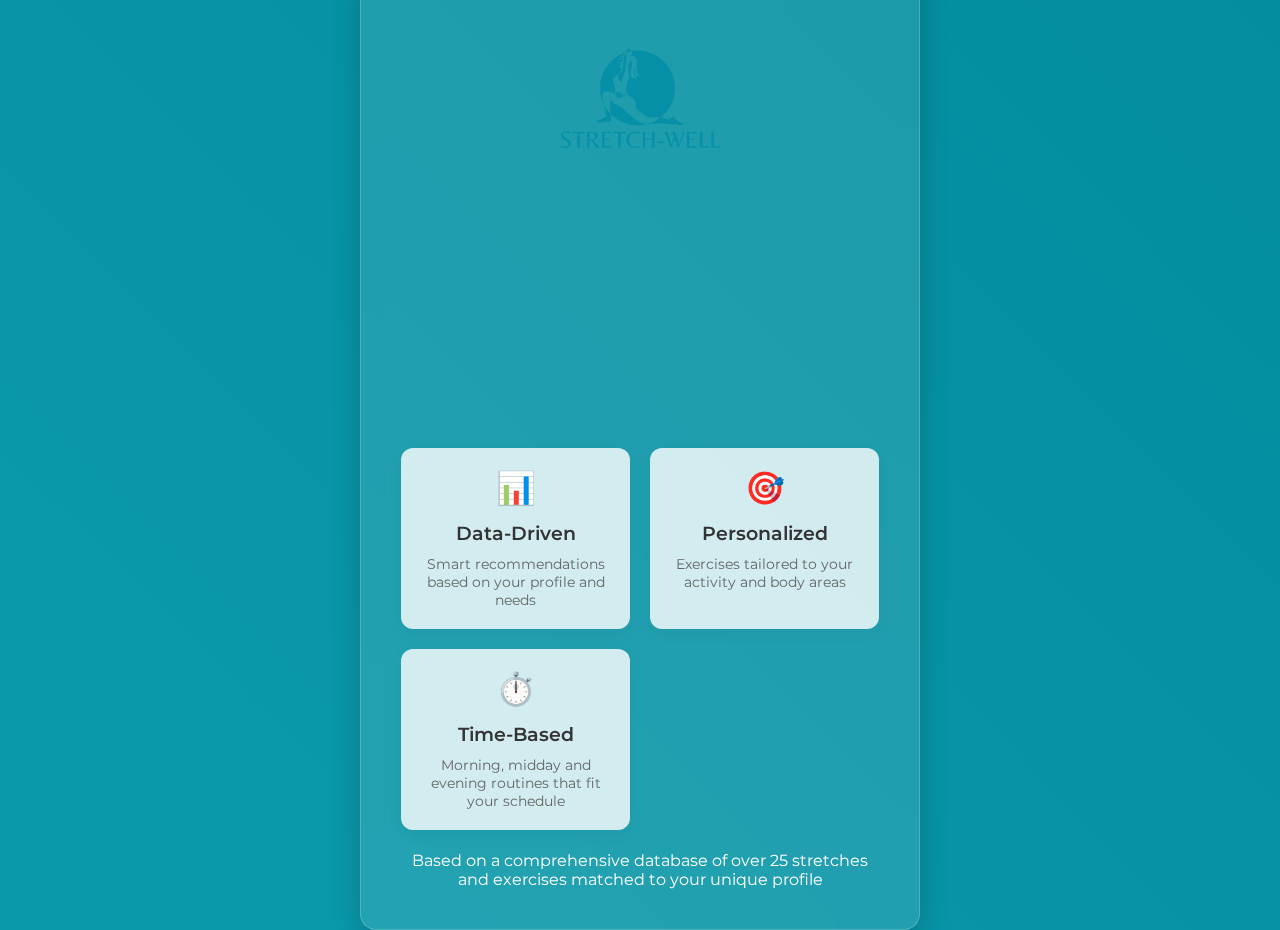
<file: index.html>
<!DOCTYPE html>
<html lang="en">
<head>
    <meta charset="UTF-8">
    <meta name="viewport" content="width=device-width, initial-scale=1.0">
    <title>Stretch-Well - Personalized Wellness App</title>
    <link rel="stylesheet" href="styles.css">
    <link rel="preconnect" href="https://fonts.googleapis.com">
    <link rel="preconnect" href="https://fonts.gstatic.com" crossorigin>
    <link href="https://fonts.googleapis.com/css2?family=Montserrat:wght@300;400;500;600;700&family=Playfair+Display:ital,wght@0,400;0,600;1,400&display=swap" rel="stylesheet">
    <style>
        .feature-grid {
            display: grid;
            grid-template-columns: repeat(auto-fit, minmax(200px, 1fr));
            gap: 20px;
            margin-top: 40px;
        }
        .feature-item {
            background: rgba(255,255,255,0.8);
            padding: 20px;
            border-radius: 12px;
            text-align: center;
            box-shadow: 0 4px 15px rgba(0,0,0,0.05);
        }
        .feature-icon {
            font-size: 32px;
            margin-bottom: 15px;
            color: #0A99AB;
        }
        .feature-title {
            font-weight: 600;
            margin-bottom: 10px;
            color: #333;
        }
        .feature-desc {
            font-size: 14px;
            color: #666;
        }
    </style>
</head>
<body>
    <div class="container">
        <div class="app-card">
            <div class="logo">
                <img src="logo.png" alt="Stretch-Well Logo">
            </div>
            <p class="tagline">Your daily companion for feeling good, moving better, and living fully</p>
            <h1>Personalized stretches for your body and lifestyle</h1>
            
            <div class="feature-grid">
                <div class="feature-item">
                    <div class="feature-icon">📊</div>
                    <h3 class="feature-title">Data-Driven</h3>
                    <p class="feature-desc">Smart recommendations based on your profile and needs</p>
                </div>
                <div class="feature-item">
                    <div class="feature-icon">🎯</div>
                    <h3 class="feature-title">Personalized</h3>
                    <p class="feature-desc">Exercises tailored to your activity and body areas</p>
                </div>
                <div class="feature-item">
                    <div class="feature-icon">⏱️</div>
                    <h3 class="feature-title">Time-Based</h3>
                    <p class="feature-desc">Morning, midday and evening routines that fit your schedule</p>
                </div>
            </div>
            
            <a href="signin.html" class="start-btn">Get Started Now</a>
            
            <p class="data-note">Based on a comprehensive database of over 25 stretches and exercises matched to your unique profile</p>
        </div>
    </div>
    
    <script>
        document.addEventListener('DOMContentLoaded', function() {
            // Check if user has already completed questionnaire
            const hasCompletedQuestionnaire = localStorage.getItem('userPreferences') !== null;
            
            // Update the start button if user has already completed questionnaire
            if (hasCompletedQuestionnaire) {
                const startBtn = document.querySelector('.start-btn');
                startBtn.textContent = 'Continue to Dashboard';
                startBtn.href = 'dashboard.html';
            }
        });
    </script>
</body>
</html>
</file>
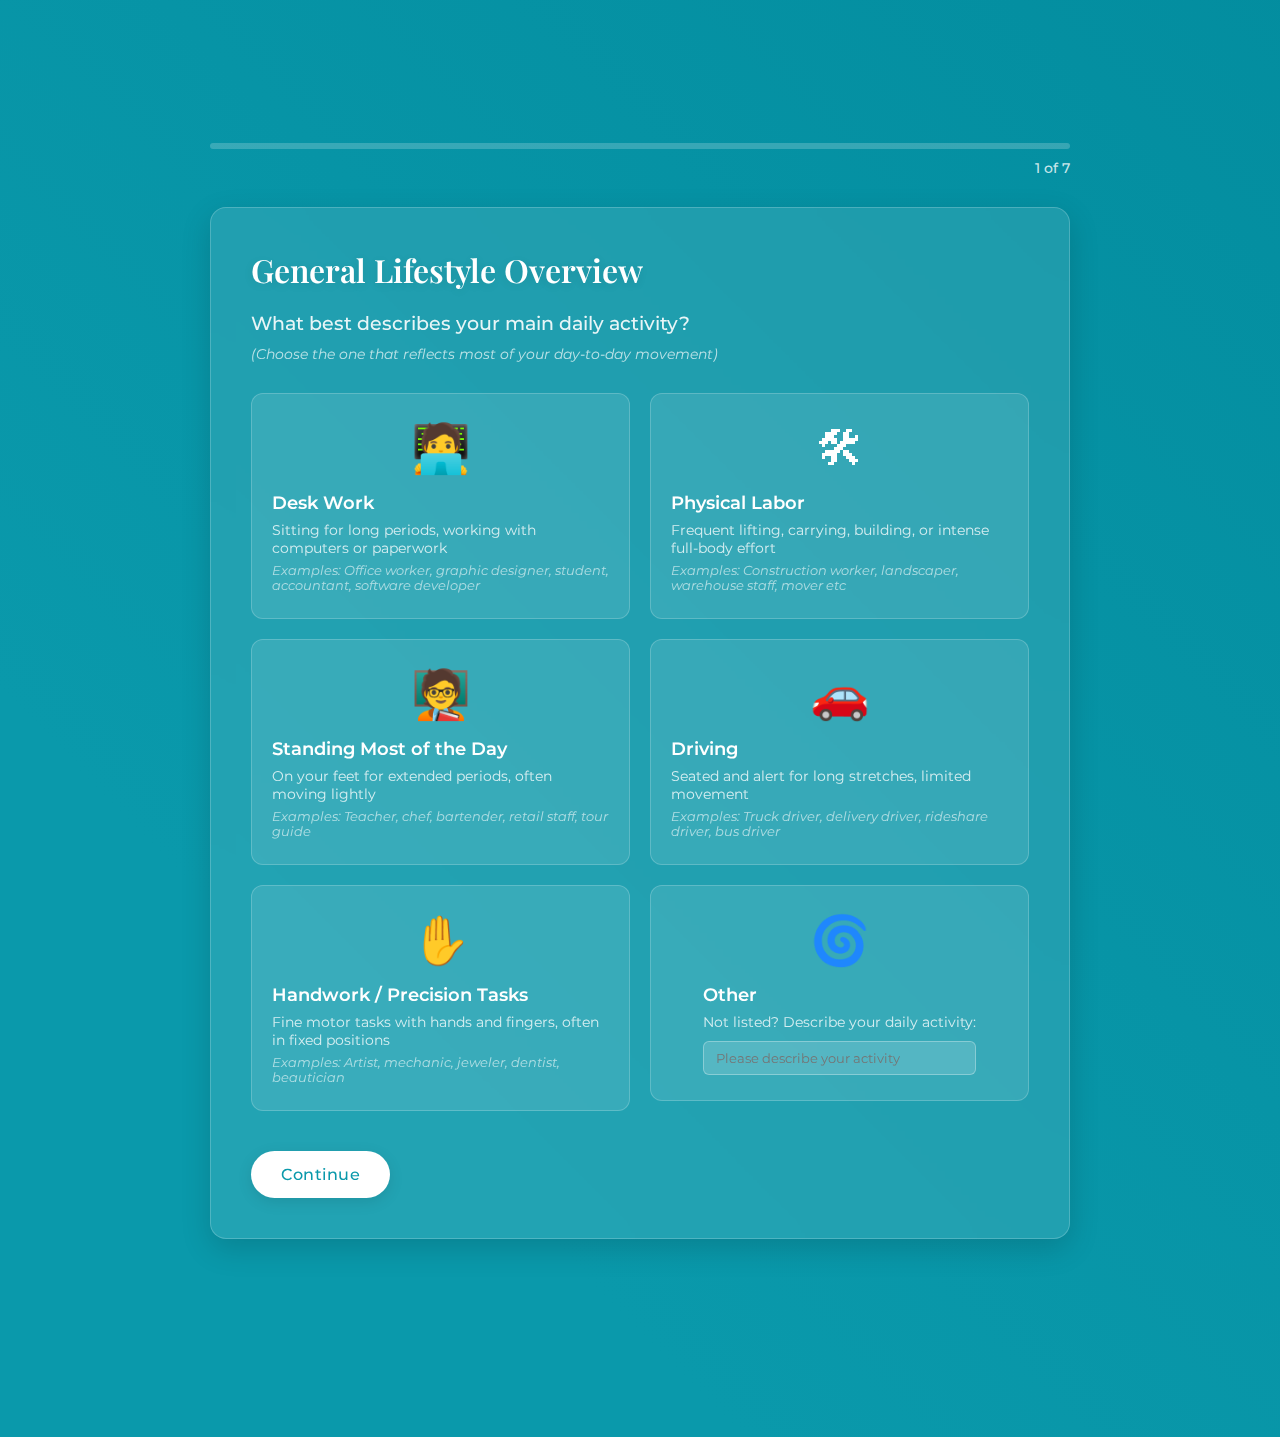
<file: questionnaire.html>
<!DOCTYPE html>
<html lang="en">
<head>
    <meta charset="UTF-8">
    <meta name="viewport" content="width=device-width, initial-scale=1.0">
    <title>Personalize Your Experience - Stretch-Well</title>
    <link rel="stylesheet" href="styles.css">
    <link rel="stylesheet" href="questionnaire.css">
    <link rel="preconnect" href="https://fonts.googleapis.com">
    <link rel="preconnect" href="https://fonts.gstatic.com" crossorigin>
    <link href="https://fonts.googleapis.com/css2?family=Montserrat:wght@300;400;500;600;700&family=Playfair+Display:ital,wght@0,400;0,600;1,400&display=swap" rel="stylesheet">
</head>
<body>
    <div class="questionnaire-container">
        <!-- Progress Bar -->
        <div class="progress-container">
            <div class="progress-bar">
                <div class="progress-fill" id="progressFill"></div>
            </div>
            <div class="question-counter">
                <span id="currentQuestion">1</span> of <span id="totalQuestions">7</span>
            </div>
        </div>

        <!-- Question Slides -->
        <div class="slide-container">
            <!-- Question 1 -->
            <div class="question-slide active" data-question="1">
                <h2>General Lifestyle Overview</h2>
                <p class="question-text">What best describes your main daily activity?</p>
                <p class="question-subtext">(Choose the one that reflects most of your day-to-day movement)</p>
                
                <div class="options-container">
                    <div class="option">
                        <label for="desk-work">
                            <input type="radio" name="daily-activity" id="desk-work" value="desk-work">
                            <div class="option-content">
                                <div class="emoji">🧑‍💻</div>
                                <div class="option-text">
                                    <h3>Desk Work</h3>
                                    <p>Sitting for long periods, working with computers or paperwork</p>
                                    <p class="examples">Examples: Office worker, graphic designer, student, accountant, software developer</p>
                                </div>
                            </div>
                        </label>
                    </div>
                    
                    <div class="option">
                        <label for="physical-labor">
                            <input type="radio" name="daily-activity" id="physical-labor" value="physical-labor">
                            <div class="option-content">
                                <div class="emoji">🛠</div>
                                <div class="option-text">
                                    <h3>Physical Labor</h3>
                                    <p>Frequent lifting, carrying, building, or intense full-body effort</p>
                                    <p class="examples">Examples: Construction worker, landscaper, warehouse staff, mover etc</p>
                                </div>
                            </div>
                        </label>
                    </div>
                    
                    <div class="option">
                        <label for="standing">
                            <input type="radio" name="daily-activity" id="standing" value="standing">
                            <div class="option-content">
                                <div class="emoji">🧑‍🏫</div>
                                <div class="option-text">
                                    <h3>Standing Most of the Day</h3>
                                    <p>On your feet for extended periods, often moving lightly</p>
                                    <p class="examples">Examples: Teacher, chef, bartender, retail staff, tour guide</p>
                                </div>
                            </div>
                        </label>
                    </div>
                    
                    <div class="option">
                        <label for="driving">
                            <input type="radio" name="daily-activity" id="driving" value="driving">
                            <div class="option-content">
                                <div class="emoji">🚗</div>
                                <div class="option-text">
                                    <h3>Driving</h3>
                                    <p>Seated and alert for long stretches, limited movement</p>
                                    <p class="examples">Examples: Truck driver, delivery driver, rideshare driver, bus driver</p>
                                </div>
                            </div>
                        </label>
                    </div>
                    
                    <div class="option">
                        <label for="handwork">
                            <input type="radio" name="daily-activity" id="handwork" value="handwork">
                            <div class="option-content">
                                <div class="emoji">✋</div>
                                <div class="option-text">
                                    <h3>Handwork / Precision Tasks</h3>
                                    <p>Fine motor tasks with hands and fingers, often in fixed positions</p>
                                    <p class="examples">Examples: Artist, mechanic, jeweler, dentist, beautician</p>
                                </div>
                            </div>
                        </label>
                    </div>
                    
                    <div class="option">
                        <label for="other">
                            <input type="radio" name="daily-activity" id="other" value="other">
                            <div class="option-content">
                                <div class="emoji">🌀</div>
                                <div class="option-text">
                                    <h3>Other</h3>
                                    <p>Not listed? Describe your daily activity:</p>
                                    <input type="text" class="other-input" placeholder="Please describe your activity" disabled>
                                </div>
                            </div>
                        </label>
                    </div>
                </div>
                
                <div class="navigation-buttons">
                    <button class="btn-next" data-next="2">Continue</button>
                </div>
            </div>

            <!-- Question 2 -->
            <div class="question-slide" data-question="2">
                <h2>Areas of Discomfort</h2>
                <p class="question-text">Are there any areas where you feel discomfort, tension, or pain?</p>
                <p class="question-subtext">(Select all that apply)</p>
                
                <div class="tags-container">
                    <div class="tag"><input type="checkbox" id="abdominals"><label for="abdominals">Abdominals</label></div>
                    <div class="tag"><input type="checkbox" id="achilles"><label for="achilles">Achilles tendon</label></div>
                    <div class="tag"><input type="checkbox" id="ankles"><label for="ankles">Ankles</label></div>
                    <div class="tag"><input type="checkbox" id="arms"><label for="arms">Arms</label></div>
                    <div class="tag"><input type="checkbox" id="back"><label for="back">Back</label></div>
                    <div class="tag"><input type="checkbox" id="biceps"><label for="biceps">Biceps</label></div>
                    <div class="tag"><input type="checkbox" id="calves"><label for="calves">Calves</label></div>
                    <div class="tag"><input type="checkbox" id="chest"><label for="chest">Chest</label></div>
                    <div class="tag"><input type="checkbox" id="core"><label for="core">Core</label></div>
                    <div class="tag"><input type="checkbox" id="elbows"><label for="elbows">Elbows</label></div>
                    <div class="tag"><input type="checkbox" id="feet"><label for="feet">Feet</label></div>
                    <div class="tag"><input type="checkbox" id="fingers"><label for="fingers">Fingers</label></div>
                    <div class="tag"><input type="checkbox" id="forearms"><label for="forearms">Forearms</label></div>
                    <div class="tag"><input type="checkbox" id="fullbody"><label for="fullbody">Full body</label></div>
                    <div class="tag"><input type="checkbox" id="glutes"><label for="glutes">Glutes</label></div>
                    <div class="tag"><input type="checkbox" id="hamstrings"><label for="hamstrings">Hamstrings</label></div>
                    <div class="tag"><input type="checkbox" id="hands"><label for="hands">Hands</label></div>
                    <div class="tag"><input type="checkbox" id="heel"><label for="heel">Heel</label></div>
                    <div class="tag"><input type="checkbox" id="hipflexors"><label for="hipflexors">Hip flexors</label></div>
                    <div class="tag"><input type="checkbox" id="hipjoints"><label for="hipjoints">Hip joints</label></div>
                    <div class="tag"><input type="checkbox" id="hips"><label for="hips">Hips</label></div>
                    <div class="tag"><input type="checkbox" id="itband"><label for="itband">IT band</label></div>
                    <div class="tag"><input type="checkbox" id="joints"><label for="joints">Joints</label></div>
                    <div class="tag"><input type="checkbox" id="lats"><label for="lats">Lats</label></div>
                    <div class="tag"><input type="checkbox" id="lowerback"><label for="lowerback">Lower back</label></div>
                    <div class="tag"><input type="checkbox" id="midback"><label for="midback">Mid-back</label></div>
                    <div class="tag"><input type="checkbox" id="neck"><label for="neck">Neck</label></div>
                    <div class="tag"><input type="checkbox" id="obliques"><label for="obliques">Obliques</label></div>
                    <div class="tag"><input type="checkbox" id="outerthigh"><label for="outerthigh">Outer thigh</label></div>
                    <div class="tag"><input type="checkbox" id="posteriordelts"><label for="posteriordelts">Posterior deltoid</label></div>
                    <div class="tag"><input type="checkbox" id="posture"><label for="posture">Posture</label></div>
                    <div class="tag"><input type="checkbox" id="quads"><label for="quads">Quads / Quadriceps</label></div>
                    <div class="tag"><input type="checkbox" id="shoulders"><label for="shoulders">Shoulders</label></div>
                    <div class="tag"><input type="checkbox" id="sidebody"><label for="sidebody">Side body</label></div>
                    <div class="tag"><input type="checkbox" id="spine"><label for="spine">Spine</label></div>
                    <div class="tag"><input type="checkbox" id="torso"><label for="torso">Torso</label></div>
                    <div class="tag"><input type="checkbox" id="trapezius"><label for="trapezius">Trapezius</label></div>
                    <div class="tag"><input type="checkbox" id="triceps"><label for="triceps">Triceps</label></div>
                    <div class="tag"><input type="checkbox" id="upperback"><label for="upperback">Upper back</label></div>
                    <div class="tag"><input type="checkbox" id="uppertrap"><label for="uppertrap">Upper trapezius</label></div>
                    <div class="tag"><input type="checkbox" id="wrists"><label for="wrists">Wrist / Wrists</label></div>
                    <div class="tag"><input type="checkbox" id="thumbs"><label for="thumbs">Thumbs</label></div>
                    <div class="tag"><input type="checkbox" id="eyes"><label for="eyes">Eyes</label></div>
                </div>
                
                <div class="navigation-buttons">
                    <button class="btn-prev" data-prev="1">Back</button>
                    <button class="btn-next" data-next="3">Continue</button>
                </div>
            </div>

            <!-- Question 3 -->
            <div class="question-slide" data-question="3">
                <h2>Intensity Preference</h2>
                <p class="question-text">What's your current level or preference for intensity?</p>
                <p class="question-subtext">(Choose one)</p>
                
                <div class="intensity-options">
                    <div class="intensity-option">
                        <label for="easy">
                            <input type="radio" name="intensity" id="easy" value="easy">
                            <div class="intensity-content">
                                <div class="intensity-indicator easy">🟢</div>
                                <div class="intensity-text">
                                    <h3>Easy</h3>
                                    <p>I want gentle release and awareness</p>
                                </div>
                            </div>
                        </label>
                    </div>
                    
                    <div class="intensity-option">
                        <label for="medium">
                            <input type="radio" name="intensity" id="medium" value="medium">
                            <div class="intensity-content">
                                <div class="intensity-indicator medium">🟡</div>
                                <div class="intensity-text">
                                    <h3>Medium</h3>
                                    <p>I'm ready for a little challenge</p>
                                </div>
                            </div>
                        </label>
                    </div>
                    
                    <div class="intensity-option">
                        <label for="hard">
                            <input type="radio" name="intensity" id="hard" value="hard">
                            <div class="intensity-content">
                                <div class="intensity-indicator hard">🔴</div>
                                <div class="intensity-text">
                                    <h3>Hard</h3>
                                    <p>I want something strong and energizing</p>
                                </div>
                            </div>
                        </label>
                    </div>
                </div>
                
                <div class="navigation-buttons">
                    <button class="btn-prev" data-prev="2">Back</button>
                    <button class="btn-next" data-next="4">Continue</button>
                </div>
            </div>

            <!-- Question 4 -->
            <div class="question-slide" data-question="4">
                <h2>Current Energy</h2>
                <p class="question-text">How would you describe your current energy level?</p>
                <p class="question-subtext">(Choose one)</p>
                
                <div class="energy-options">
                    <div class="energy-option">
                        <label for="very-low">
                            <input type="radio" name="energy" id="very-low" value="very-low">
                            <div class="energy-content">
                                <div class="energy-indicator">🌑</div>
                                <div class="energy-text">
                                    <h3>Very low</h3>
                                    <p>I'm drained</p>
                                </div>
                            </div>
                        </label>
                    </div>
                    
                    <div class="energy-option">
                        <label for="low">
                            <input type="radio" name="energy" id="low" value="low">
                            <div class="energy-content">
                                <div class="energy-indicator">🌘</div>
                                <div class="energy-text">
                                    <h3>Low</h3>
                                    <p>I could use a boost</p>
                                </div>
                            </div>
                        </label>
                    </div>
                    
                    <div class="energy-option">
                        <label for="moderate">
                            <input type="radio" name="energy" id="moderate" value="moderate">
                            <div class="energy-content">
                                <div class="energy-indicator">🌗</div>
                                <div class="energy-text">
                                    <h3>Moderate</h3>
                                    <p>I'm okay but not great</p>
                                </div>
                            </div>
                        </label>
                    </div>
                    
                    <div class="energy-option">
                        <label for="high">
                            <input type="radio" name="energy" id="high" value="high">
                            <div class="energy-content">
                                <div class="energy-indicator">🌔</div>
                                <div class="energy-text">
                                    <h3>High</h3>
                                    <p>I feel energized</p>
                                </div>
                            </div>
                        </label>
                    </div>
                    
                    <div class="energy-option">
                        <label for="very-high">
                            <input type="radio" name="energy" id="very-high" value="very-high">
                            <div class="energy-content">
                                <div class="energy-indicator">🌕</div>
                                <div class="energy-text">
                                    <h3>Very high</h3>
                                    <p>I'm ready to move!</p>
                                </div>
                            </div>
                        </label>
                    </div>
                </div>
                
                <div class="navigation-buttons">
                    <button class="btn-prev" data-prev="3">Back</button>
                    <button class="btn-next" data-next="5">Continue</button>
                </div>
            </div>

            <!-- Question 5 -->
            <div class="question-slide" data-question="5">
                <h2>Breath Awareness</h2>
                <p class="question-text">How connected are you to your breath throughout the day?</p>
                
                <div class="breath-options">
                    <div class="breath-option">
                        <label for="not-at-all">
                            <input type="radio" name="breath" id="not-at-all" value="not-at-all">
                            <div class="breath-content">
                                <div class="breath-indicator">😮‍💨</div>
                                <div class="breath-text">
                                    <h3>Not at all</h3>
                                    <p>I rarely notice it</p>
                                </div>
                            </div>
                        </label>
                    </div>
                    
                    <div class="breath-option">
                        <label for="occasionally">
                            <input type="radio" name="breath" id="occasionally" value="occasionally">
                            <div class="breath-content">
                                <div class="breath-indicator">🌬</div>
                                <div class="breath-text">
                                    <h3>Occasionally</h3>
                                    <p>I check in sometimes</p>
                                </div>
                            </div>
                        </label>
                    </div>
                    
                    <div class="breath-option">
                        <label for="often">
                            <input type="radio" name="breath" id="often" value="often">
                            <div class="breath-content">
                                <div class="breath-indicator">🌿</div>
                                <div class="breath-text">
                                    <h3>Often</h3>
                                    <p>I try to stay aware</p>
                                </div>
                            </div>
                        </label>
                    </div>
                    
                    <div class="breath-option">
                        <label for="very-aware">
                            <input type="radio" name="breath" id="very-aware" value="very-aware">
                            <div class="breath-content">
                                <div class="breath-indicator">🧘</div>
                                <div class="breath-text">
                                    <h3>Very aware</h3>
                                    <p>I consciously use my breath to ground and calm</p>
                                </div>
                            </div>
                        </label>
                    </div>
                </div>
                
                <div class="navigation-buttons">
                    <button class="btn-prev" data-prev="4">Back</button>
                    <button class="btn-next" data-next="6">Continue</button>
                </div>
            </div>

            <!-- Question 6 -->
            <div class="question-slide" data-question="6">
                <h2>Work & Recovery Habits</h2>
                
                <div class="habit-questions">
                    <div class="habit-question">
                        <p class="question-text">How often do you adjust your posture while working?</p>
                        <div class="habit-options">
                            <label class="habit-option"><input type="radio" name="posture-adjust" value="rarely"> Rarely</label>
                            <label class="habit-option"><input type="radio" name="posture-adjust" value="occasionally"> Occasionally</label>
                            <label class="habit-option"><input type="radio" name="posture-adjust" value="frequently"> Frequently</label>
                            <label class="habit-option"><input type="radio" name="posture-adjust" value="constantly"> Constantly checking in</label>
                        </div>
                    </div>
                    
                    <div class="habit-question">
                        <p class="question-text">Do you feel tense or shallow-breathed while working?</p>
                        <div class="habit-options">
                            <label class="habit-option"><input type="radio" name="tense-breathing" value="yes"> Yes, regularly</label>
                            <label class="habit-option"><input type="radio" name="tense-breathing" value="sometimes"> Sometimes</label>
                            <label class="habit-option"><input type="radio" name="tense-breathing" value="rarely"> Rarely</label>
                            <label class="habit-option"><input type="radio" name="tense-breathing" value="never"> Never</label>
                        </div>
                    </div>
                    
                    <div class="habit-question">
                        <p class="question-text">How often do you take movement or breathing breaks during work?</p>
                        <div class="habit-options">
                            <label class="habit-option"><input type="radio" name="movement-breaks" value="never"> Never</label>
                            <label class="habit-option"><input type="radio" name="movement-breaks" value="occasionally"> Occasionally</label>
                            <label class="habit-option"><input type="radio" name="movement-breaks" value="every-few-hours"> Every few hours</label>
                            <label class="habit-option"><input type="radio" name="movement-breaks" value="frequently"> Frequently</label>
                        </div>
                    </div>
                    
                    <div class="habit-question">
                        <p class="question-text">Do you stretch or do any mobility work after work?</p>
                        <div class="habit-options">
                            <label class="habit-option"><input type="radio" name="after-work-stretch" value="never"> Never</label>
                            <label class="habit-option"><input type="radio" name="after-work-stretch" value="occasionally"> Occasionally</label>
                            <label class="habit-option"><input type="radio" name="after-work-stretch" value="most-days"> Most days</label>
                            <label class="habit-option"><input type="radio" name="after-work-stretch" value="always"> Always</label>
                        </div>
                    </div>
                    
                    <div class="habit-question">
                        <p class="question-text">How often do you feel you overexert yourself physically?</p>
                        <div class="habit-options">
                            <label class="habit-option"><input type="radio" name="overexert" value="daily"> Daily</label>
                            <label class="habit-option"><input type="radio" name="overexert" value="few-times-week"> A few times a week</label>
                            <label class="habit-option"><input type="radio" name="overexert" value="rarely"> Rarely</label>
                            <label class="habit-option"><input type="radio" name="overexert" value="never"> Never</label>
                        </div>
                    </div>
                    
                    <div class="habit-question">
                        <p class="question-text">On a scale from 0–10, how would you rate your physical discomfort right now?</p>
                        <p class="question-subtext">(0 = no discomfort, 10 = intense discomfort)</p>
                        <div class="discomfort-slider">
                            <input type="range" min="0" max="10" value="5" id="discomfort-range">
                            <div class="slider-labels">
                                <span>0</span>
                                <span>1</span>
                                <span>2</span>
                                <span>3</span>
                                <span>4</span>
                                <span>5</span>
                                <span>6</span>
                                <span>7</span>
                                <span>8</span>
                                <span>9</span>
                                <span>10</span>
                            </div>
                            <div class="slider-value">Current value: <span id="discomfort-value">5</span></div>
                        </div>
                    </div>
                </div>
                
                <div class="navigation-buttons">
                    <button class="btn-prev" data-prev="5">Back</button>
                    <button class="btn-next" data-next="7">Continue</button>
                </div>
            </div>

            <!-- Question 7 (New Routine Duration) -->
            <div class="question-slide" data-question="7">
                <h2>Routine Duration</h2>
                <p class="question-text">How long do you want your routine to be?</p>
                <p class="question-subtext">(Choose one)</p>
                
                <div class="duration-options">
                    <div class="duration-option">
                        <label for="short">
                            <input type="radio" name="routine-duration" id="short" value="short">
                            <div class="duration-content">
                                <div class="duration-indicator">⏱️</div>
                                <div class="duration-text">
                                    <h3>3–5 minutes</h3>
                                    <p>Quick stretch break</p>
                                </div>
                            </div>
                        </label>
                    </div>
                    
                    <div class="duration-option">
                        <label for="medium">
                            <input type="radio" name="routine-duration" id="medium" value="medium">
                            <div class="duration-content">
                                <div class="duration-indicator">⏲️</div>
                                <div class="duration-text">
                                    <h3>10–15 minutes</h3>
                                    <p>Standard routine</p>
                                </div>
                            </div>
                        </label>
                    </div>
                    
                    <div class="duration-option">
                        <label for="long">
                            <input type="radio" name="routine-duration" id="long" value="long">
                            <div class="duration-content">
                                <div class="duration-indicator">🕔</div>
                                <div class="duration-text">
                                    <h3>15–20 minutes</h3>
                                    <p>Extended session</p>
                                </div>
                            </div>
                        </label>
                    </div>
                </div>
                
                <div class="navigation-buttons">
                    <button class="btn-prev" data-prev="6">Back</button>
                    <button class="btn-submit">Submit</button>
                </div>
            </div>

            <!-- Completion Slide -->
            <div class="question-slide completion-slide" data-question="complete">
                <div class="completion-content">
                    <h2>Thank You!</h2>
                    <p>We've created your personalized stretching program based on your responses.</p>
                    <div class="checkmark-animation">✓</div>
                    <a href="routine.html" class="btn-primary">View Your Routine</a>
                </div>
            </div>
        </div>
    </div>

    <script type="module" src="questionnaire.js"></script>
</body>
</html>
</file>
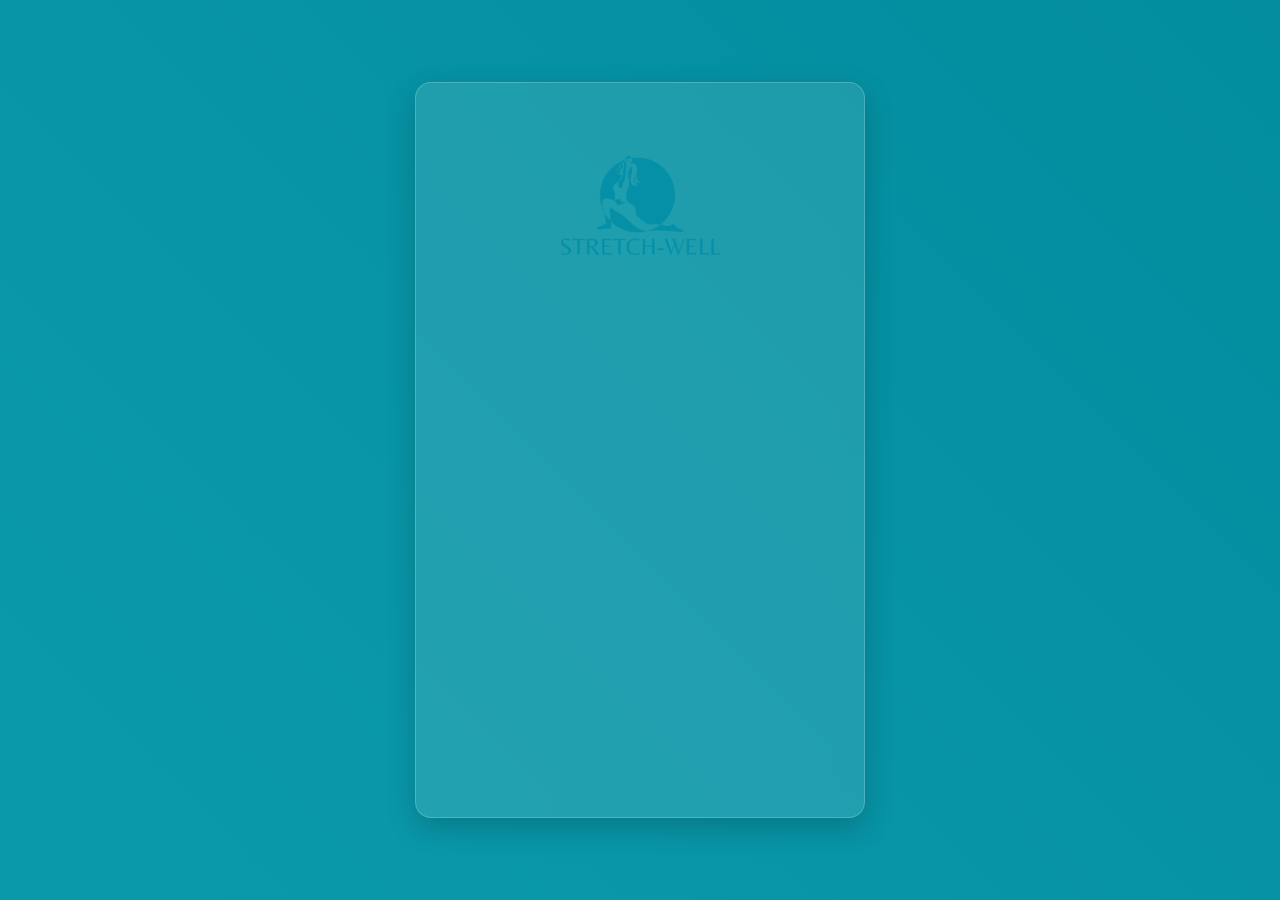
<file: signin.html>
<!DOCTYPE html>
<html lang="en">
<head>
    <meta charset="UTF-8">
    <meta name="viewport" content="width=device-width, initial-scale=1.0">
    <title>Sign In - Stretch-Well</title>
    <link rel="stylesheet" href="styles.css">
    <link rel="preconnect" href="https://fonts.googleapis.com">
    <link rel="preconnect" href="https://fonts.gstatic.com" crossorigin>
    <link href="https://fonts.googleapis.com/css2?family=Montserrat:wght@300;400;500;600;700&family=Playfair+Display:ital,wght@0,400;0,600;1,400&display=swap" rel="stylesheet">
</head>
<body>
    <div class="container">
        <div class="app-card signin-card">
            <div class="logo">
                <img src="logo.png" alt="Stretch-Well Logo">
            </div>
            <h1 class="signin-title">Welcome Back</h1>
            
            <form class="signin-form" id="signinForm">
                <div class="form-group">
                    <input type="email" id="email" placeholder="Email Address" required>
                </div>
                <div class="form-group">
                    <input type="password" id="password" placeholder="Password" required>
                </div>
                <div class="form-options">
                    <div class="remember-me">
                        <input type="checkbox" id="remember">
                        <label for="remember">Remember me</label>
                    </div>
                    <a href="#" class="forgot-password">Forgot Password?</a>
                </div>
                <button type="submit" class="start-btn signin-btn">Sign In</button>
            </form>
            
            <div class="social-signin">
                <p>Or sign in with</p>
                <div class="social-buttons">
                    <button class="social-btn google">Google</button>
                    <button class="social-btn apple">Apple</button>
                </div>
            </div>
            
            <p class="signup-link">Don't have an account? <a href="questionnaire.html" id="signupLink">Sign Up</a></p>
        </div>
    </div>

    <script>
        document.addEventListener('DOMContentLoaded', function() {
            // Check if user has completed questionnaire before
            const hasCompletedQuestionnaire = localStorage.getItem('userPreferences') !== null;
            
            // Handle signin form submission
            document.getElementById('signinForm').addEventListener('submit', function(e) {
                e.preventDefault();
                
                // For demo purposes, we'll just redirect to dashboard or questionnaire based on stored data
                if (hasCompletedQuestionnaire) {
                    window.location.href = 'dashboard.html';
                } else {
                    window.location.href = 'questionnaire.html';
                }
            });
            
            // Handle social signin buttons
            document.querySelectorAll('.social-btn').forEach(button => {
                button.addEventListener('click', function() {
                    // Same logic as form submit
                    if (hasCompletedQuestionnaire) {
                        window.location.href = 'dashboard.html';
                    } else {
                        window.location.href = 'questionnaire.html';
                    }
                });
            });
        });
    </script>
</body>
</html>
</file>
<file: styles.css>
/* Simple, Clean Styles */
* {
    margin: 0;
    padding: 0;
    box-sizing: border-box;
}

@keyframes fadeIn {
    from {
        opacity: 0;
        transform: translateY(20px);
    }
    to {
        opacity: 1;
        transform: translateY(0);
    }
}

@keyframes scaleIn {
    0% {
        opacity: 0;
        transform: scale(0.9);
    }
    100% {
        opacity: 1;
        transform: scale(1);
    }
}

@keyframes slideInFromTop {
    0% {
        opacity: 0;
        transform: translateY(-30px);
    }
    100% {
        opacity: 1;
        transform: translateY(0);
    }
}

@keyframes pulseGlow {
    0% {
        box-shadow: 0 4px 15px rgba(0, 0, 0, 0.2);
    }
    50% {
        box-shadow: 0 4px 25px rgba(255, 255, 255, 0.3);
    }
    100% {
        box-shadow: 0 4px 15px rgba(0, 0, 0, 0.2);
    }
}

body {
    font-family: 'Montserrat', sans-serif;
    background-color: #0A99AB; /* Updated to match logo teal color */
    color: #fff;
    height: 100vh;
    display: flex;
    align-items: center;
    justify-content: center;
    animation: gradientBackground 15s ease infinite;
    background: linear-gradient(45deg, #0A99AB, #0A99AB, #00889a, #1ba8b9);
    background-size: 400% 400%;
}

@keyframes gradientBackground {
    0% {
        background-position: 0% 50%;
    }
    50% {
        background-position: 100% 50%;
    }
    100% {
        background-position: 0% 50%;
    }
}

.container {
    width: 100%;
    max-width: 600px;
    padding: 0 20px;
    animation: scaleIn 0.8s ease forwards;
}

.app-card {
    background-color: rgba(255, 255, 255, 0.1);
    backdrop-filter: blur(10px);
    border-radius: 16px;
    padding: 40px;
    text-align: center;
    box-shadow: 0 10px 30px rgba(0, 0, 0, 0.2);
    border: 1px solid rgba(255, 255, 255, 0.2);
    animation: pulseGlow 3s infinite ease-in-out;
}

.logo {
    margin-bottom: 20px;
    animation: slideInFromTop 1s ease forwards;
}

.logo img {
    max-width: 180px;
    height: auto;
}

.tagline {
    font-family: 'Playfair Display', serif;
    font-size: 1.05rem;
    font-weight: 400;
    font-style: italic;
    color: rgba(255, 255, 255, 0.9);
    margin-bottom: 35px;
    max-width: 420px;
    margin-left: auto;
    margin-right: auto;
    line-height: 1.6;
    letter-spacing: 0.3px;
    animation: fadeIn 1.2s ease forwards;
    animation-delay: 0.3s;
    opacity: 0;
}

h1 {
    font-family: 'Playfair Display', serif;
    font-size: 2.4rem;
    font-weight: 600;
    margin-bottom: 40px;
    color: #fff;
    text-shadow: 0 2px 10px rgba(0, 0, 0, 0.1);
    letter-spacing: 0.5px;
    animation: fadeIn 1.2s ease forwards;
    animation-delay: 0.6s;
    opacity: 0;
}

.start-btn {
    font-family: 'Montserrat', sans-serif;
    background-color: #fff;
    color: #0A99AB; /* Updated to match logo teal color */
    border: none;
    padding: 16px 42px;
    border-radius: 30px;
    font-size: 1.1rem;
    font-weight: 500;
    letter-spacing: 0.5px;
    text-transform: uppercase;
    cursor: pointer;
    transition: all 0.3s ease;
    box-shadow: 0 4px 15px rgba(0, 0, 0, 0.2);
    animation: fadeIn 1.2s ease forwards, buttonPulse 2s infinite ease-in-out;
    animation-delay: 0.9s;
    opacity: 0;
}

@keyframes buttonPulse {
    0% {
        transform: scale(1);
    }
    50% {
        transform: scale(1.05);
    }
    100% {
        transform: scale(1);
    }
}

.start-btn:hover {
    transform: translateY(-5px) scale(1.05);
    box-shadow: 0 10px 20px rgba(0, 0, 0, 0.3);
    animation-play-state: paused;
}

.start-btn:active {
    transform: translateY(0);
}

/* Sign-in Page Styles */
.signin-card {
    max-width: 450px;
    margin: 0 auto;
    padding: 35px 30px;
}

.signin-title {
    font-size: 2.2rem;
    margin-bottom: 30px;
}

.form-group {
    margin-bottom: 20px;
    animation: fadeIn 1s ease forwards;
    animation-delay: 0.3s;
    opacity: 0;
}

.form-group:nth-child(2) {
    animation-delay: 0.5s;
}

.form-group input {
    width: 100%;
    padding: 14px 20px;
    font-family: 'Montserrat', sans-serif;
    font-size: 1rem;
    background-color: rgba(255, 255, 255, 0.1);
    border: 1px solid rgba(255, 255, 255, 0.3);
    border-radius: 8px;
    color: white;
    transition: all 0.3s ease;
}

.form-group input:focus {
    outline: none;
    border-color: white;
    background-color: rgba(255, 255, 255, 0.15);
}

.form-group input::placeholder {
    color: rgba(255, 255, 255, 0.7);
}

.form-options {
    display: flex;
    justify-content: space-between;
    align-items: center;
    margin-bottom: 25px;
    animation: fadeIn 1s ease forwards;
    animation-delay: 0.6s;
    opacity: 0;
}

.remember-me {
    display: flex;
    align-items: center;
}

.remember-me input {
    margin-right: 8px;
}

.remember-me label {
    font-size: 0.9rem;
    color: rgba(255, 255, 255, 0.9);
}

.forgot-password {
    font-size: 0.9rem;
    color: rgba(255, 255, 255, 0.9);
    text-decoration: none;
    transition: color 0.3s ease;
}

.forgot-password:hover {
    color: white;
    text-decoration: underline;
}

.signin-btn {
    width: 100%;
    margin-bottom: 30px;
    animation-delay: 0.7s;
}

.social-signin {
    margin-bottom: 25px;
    animation: fadeIn 1s ease forwards;
    animation-delay: 0.8s;
    opacity: 0;
}

.social-signin p {
    font-size: 0.9rem;
    color: rgba(255, 255, 255, 0.8);
    margin-bottom: 15px;
}

.social-buttons {
    display: flex;
    justify-content: center;
    gap: 15px;
}

.social-btn {
    padding: 12px 20px;
    width: 120px;
    border-radius: 8px;
    font-family: 'Montserrat', sans-serif;
    font-weight: 500;
    font-size: 0.9rem;
    border: none;
    background-color: rgba(255, 255, 255, 0.1);
    color: white;
    cursor: pointer;
    transition: all 0.3s ease;
}

.social-btn:hover {
    background-color: rgba(255, 255, 255, 0.2);
    transform: translateY(-3px);
}

.signup-link {
    font-size: 0.95rem;
    color: rgba(255, 255, 255, 0.9);
    animation: fadeIn 1s ease forwards;
    animation-delay: 0.9s;
    opacity: 0;
}

.signup-link a {
    color: white;
    text-decoration: none;
    font-weight: 600;
    transition: all 0.3s ease;
}

.signup-link a:hover {
    text-decoration: underline;
}

/* Responsive adjustments */
@media (max-width: 480px) {
    .app-card {
        padding: 30px 20px;
    }
    
    .logo img {
        max-width: 140px;
    }
    
    .tagline {
        font-size: 0.95rem;
        margin-bottom: 28px;
    }
    
    h1 {
        font-size: 2rem;
        margin-bottom: 30px;
    }
    
    .start-btn {
        padding: 14px 32px;
        font-size: 1rem;
    }
    
    .signin-card {
        padding: 25px 20px;
    }
    
    .form-group input {
        padding: 12px 16px;
    }
    
    .social-buttons {
        flex-direction: column;
        align-items: center;
    }
    
    .social-btn {
        width: 160px;
    }
}
</file>
<file: questionnaire.css>
/* Questionnaire Styles for Stretch-Well App */

/* Base Layout */
body {
    overflow-x: hidden;
}

.questionnaire-container {
    width: 100%;
    max-width: 900px;
    margin: 40px auto;
    padding: 0 20px;
}

/* Progress Tracker */
.progress-container {
    display: flex;
    flex-direction: column;
    margin-bottom: 30px;
    animation: fadeIn 0.8s ease forwards;
}

.progress-bar {
    background-color: rgba(255, 255, 255, 0.2);
    height: 6px;
    border-radius: 10px;
    margin-bottom: 10px;
    position: relative;
    overflow: hidden;
}

.progress-fill {
    background: linear-gradient(to right, #fff, #fff);
    height: 100%;
    width: 0%;
    border-radius: 10px;
    transition: width 0.5s ease;
}

.question-counter {
    color: rgba(255, 255, 255, 0.8);
    font-size: 0.9rem;
    font-weight: 500;
    text-align: right;
}

/* Question Slides */
.slide-container {
    position: relative;
    min-height: 550px;
}

.question-slide {
    background-color: rgba(255, 255, 255, 0.1);
    backdrop-filter: blur(10px);
    border-radius: 16px;
    padding: 40px;
    box-shadow: 0 10px 30px rgba(0, 0, 0, 0.15);
    border: 1px solid rgba(255, 255, 255, 0.2);
    position: absolute;
    top: 0;
    left: 0;
    width: 100%;
    opacity: 0;
    visibility: hidden;
    transform: translateY(30px);
    transition: all 0.5s ease;
}

.question-slide.active {
    opacity: 1;
    visibility: visible;
    transform: translateY(0);
}

h2 {
    font-family: 'Playfair Display', serif;
    font-size: 2rem;
    font-weight: 600;
    margin-bottom: 20px;
    color: #fff;
    text-shadow: 0 2px 10px rgba(0, 0, 0, 0.1);
}

.question-text {
    font-family: 'Montserrat', sans-serif;
    font-size: 1.2rem;
    font-weight: 500;
    color: rgba(255, 255, 255, 0.9);
    margin-bottom: 10px;
}

.question-subtext {
    font-size: 0.9rem;
    color: rgba(255, 255, 255, 0.7);
    margin-bottom: 30px;
    font-style: italic;
}

/* Option Cards - Question 1 */
.options-container {
    display: grid;
    grid-template-columns: repeat(auto-fill, minmax(250px, 1fr));
    gap: 20px;
    margin-bottom: 40px;
}

.option {
    position: relative;
}

.option input[type="radio"] {
    position: absolute;
    opacity: 0;
    cursor: pointer;
}

.option-content {
    background-color: rgba(255, 255, 255, 0.1);
    padding: 25px 20px;
    border-radius: 12px;
    border: 1px solid rgba(255, 255, 255, 0.2);
    display: flex;
    flex-direction: column;
    align-items: center;
    cursor: pointer;
    transition: all 0.3s ease;
}

.option input[type="radio"]:checked + .option-content {
    background-color: rgba(255, 255, 255, 0.25);
    border-color: rgba(255, 255, 255, 0.5);
    transform: translateY(-3px);
    box-shadow: 0 10px 20px rgba(0, 0, 0, 0.15);
}

.emoji {
    font-size: 3rem;
    margin-bottom: 15px;
}

.option-text h3 {
    font-family: 'Montserrat', sans-serif;
    font-size: 1.1rem;
    font-weight: 600;
    margin-bottom: 8px;
    color: #fff;
}

.option-text p {
    font-size: 0.9rem;
    color: rgba(255, 255, 255, 0.8);
}

.option-text .examples {
    font-size: 0.8rem;
    color: rgba(255, 255, 255, 0.6);
    margin-top: 6px;
    font-style: italic;
}

.other-input {
    background-color: rgba(255, 255, 255, 0.15);
    border: 1px solid rgba(255, 255, 255, 0.3);
    border-radius: 6px;
    padding: 8px 12px;
    margin-top: 10px;
    width: 100%;
    color: white;
    font-family: 'Montserrat', sans-serif;
}

/* Tags - Question 2 */
.tags-container {
    display: flex;
    flex-wrap: wrap;
    gap: 10px;
    margin-bottom: 40px;
}

.tag {
    position: relative;
}

.tag input[type="checkbox"] {
    position: absolute;
    opacity: 0;
    cursor: pointer;
}

.tag label {
    display: inline-block;
    background-color: rgba(255, 255, 255, 0.1);
    color: rgba(255, 255, 255, 0.9);
    padding: 8px 16px;
    border-radius: 30px;
    font-size: 0.9rem;
    cursor: pointer;
    transition: all 0.3s ease;
    border: 1px solid rgba(255, 255, 255, 0.15);
}

.tag input[type="checkbox"]:checked + label {
    background-color: rgba(255, 255, 255, 0.25);
    color: #fff;
    border-color: rgba(255, 255, 255, 0.5);
}

/* Intensity Options - Question 3 */
.intensity-options, .energy-options, .breath-options {
    display: grid;
    grid-template-columns: repeat(auto-fit, minmax(200px, 1fr));
    gap: 20px;
    margin-bottom: 40px;
}

.intensity-option, .energy-option, .breath-option {
    position: relative;
}

.intensity-option input[type="radio"],
.energy-option input[type="radio"],
.breath-option input[type="radio"] {
    position: absolute;
    opacity: 0;
    cursor: pointer;
}

.intensity-content, .energy-content, .breath-content {
    background-color: rgba(255, 255, 255, 0.1);
    padding: 25px 20px;
    border-radius: 12px;
    border: 1px solid rgba(255, 255, 255, 0.2);
    display: flex;
    flex-direction: column;
    align-items: center;
    cursor: pointer;
    transition: all 0.3s ease;
    height: 100%;
}

.intensity-option input[type="radio"]:checked + .intensity-content,
.energy-option input[type="radio"]:checked + .energy-content,
.breath-option input[type="radio"]:checked + .breath-content {
    background-color: rgba(255, 255, 255, 0.25);
    border-color: rgba(255, 255, 255, 0.5);
    transform: translateY(-3px);
    box-shadow: 0 10px 20px rgba(0, 0, 0, 0.15);
}

.intensity-indicator, .energy-indicator, .breath-indicator {
    font-size: 2.5rem;
    margin-bottom: 15px;
}

.intensity-text h3, .energy-text h3, .breath-text h3 {
    font-family: 'Montserrat', sans-serif;
    font-size: 1.1rem;
    font-weight: 600;
    margin-bottom: 8px;
    color: #fff;
    text-align: center;
}

.intensity-text p, .energy-text p, .breath-text p {
    font-size: 0.9rem;
    color: rgba(255, 255, 255, 0.8);
    text-align: center;
}

/* Work Habits - Question 6 */
.habit-questions {
    display: flex;
    flex-direction: column;
    gap: 30px;
    margin-bottom: 40px;
}

.habit-question {
    background-color: rgba(255, 255, 255, 0.05);
    border-radius: 12px;
    padding: 20px;
    border: 1px solid rgba(255, 255, 255, 0.1);
    animation: fadeIn 0.8s ease forwards;
}

.habit-options {
    display: flex;
    flex-wrap: wrap;
    gap: 10px;
    margin-top: 15px;
}

.habit-option {
    display: flex;
    align-items: center;
    background-color: rgba(255, 255, 255, 0.1);
    padding: 10px 16px;
    border-radius: 30px;
    cursor: pointer;
    transition: all 0.3s ease;
    font-size: 0.9rem;
}

.habit-option:hover {
    background-color: rgba(255, 255, 255, 0.15);
}

.habit-option input[type="radio"] {
    margin-right: 6px;
}

/* Discomfort Slider */
.discomfort-slider {
    margin-top: 20px;
}

input[type="range"] {
    width: 100%;
    margin-bottom: 5px;
    -webkit-appearance: none;
    height: 6px;
    background: rgba(255, 255, 255, 0.2);
    border-radius: 5px;
    outline: none;
}

input[type="range"]::-webkit-slider-thumb {
    -webkit-appearance: none;
    width: 20px;
    height: 20px;
    background: #fff;
    border-radius: 50%;
    cursor: pointer;
}

.slider-labels {
    display: flex;
    justify-content: space-between;
    margin-top: 5px;
    font-size: 0.8rem;
    color: rgba(255, 255, 255, 0.7);
}

.slider-value {
    text-align: center;
    margin-top: 15px;
    font-size: 0.9rem;
    color: rgba(255, 255, 255, 0.8);
}

/* Navigation Buttons */
.navigation-buttons {
    display: flex;
    justify-content: space-between;
    margin-top: 20px;
}

.btn-prev, .btn-next, .btn-submit {
    font-family: 'Montserrat', sans-serif;
    padding: 14px 30px;
    border-radius: 30px;
    font-size: 1rem;
    font-weight: 500;
    letter-spacing: 0.5px;
    cursor: pointer;
    transition: all 0.3s ease;
    border: none;
}

.btn-prev {
    background-color: rgba(255, 255, 255, 0.1);
    color: rgba(255, 255, 255, 0.9);
    border: 1px solid rgba(255, 255, 255, 0.3);
}

.btn-prev:hover {
    background-color: rgba(255, 255, 255, 0.2);
}

.btn-next, .btn-submit {
    background-color: #fff;
    color: #0A99AB;
    box-shadow: 0 4px 15px rgba(0, 0, 0, 0.1);
}

.btn-next:hover, .btn-submit:hover {
    transform: translateY(-3px);
    box-shadow: 0 10px 20px rgba(0, 0, 0, 0.2);
}

/* Completion Slide */
.completion-slide {
    text-align: center;
    display: flex;
    flex-direction: column;
    justify-content: center;
    padding: 60px 40px;
}

.completion-content {
    animation: scaleIn 0.8s ease forwards;
}

.completion-content h2 {
    font-size: 2.5rem;
    margin-bottom: 20px;
}

.completion-content p {
    font-size: 1.2rem;
    color: rgba(255, 255, 255, 0.9);
    margin-bottom: 40px;
    max-width: 500px;
    margin-left: auto;
    margin-right: auto;
}

.checkmark-animation {
    font-size: 4rem;
    color: #fff;
    background-color: rgba(255, 255, 255, 0.2);
    width: 100px;
    height: 100px;
    border-radius: 50%;
    display: flex;
    align-items: center;
    justify-content: center;
    margin: 0 auto 40px;
    animation: checkmarkPulse 2s infinite ease-in-out;
}

@keyframes checkmarkPulse {
    0% {
        transform: scale(1);
        box-shadow: 0 0 0 0 rgba(255, 255, 255, 0.4);
    }
    70% {
        transform: scale(1.1);
        box-shadow: 0 0 0 20px rgba(255, 255, 255, 0);
    }
    100% {
        transform: scale(1);
    }
}

.btn-primary {
    font-family: 'Montserrat', sans-serif;
    background-color: #fff;
    color: #0A99AB;
    border: none;
    padding: 16px 42px;
    border-radius: 30px;
    font-size: 1.1rem;
    font-weight: 500;
    letter-spacing: 0.5px;
    text-transform: uppercase;
    cursor: pointer;
    transition: all 0.3s ease;
    box-shadow: 0 4px 15px rgba(0, 0, 0, 0.2);
    display: inline-block;
    text-decoration: none;
}

.btn-primary:hover {
    transform: translateY(-5px);
    box-shadow: 0 10px 20px rgba(0, 0, 0, 0.3);
}

/* Duration Options (Question 7) */
.duration-options {
    display: flex;
    flex-direction: column;
    gap: 15px;
    margin-top: 25px;
}

.duration-option label {
    display: block;
    cursor: pointer;
}

.duration-option input[type="radio"] {
    display: none;
}

.duration-content {
    display: flex;
    align-items: center;
    background-color: #f5f9fa;
    border-radius: 12px;
    padding: 15px;
    transition: all 0.2s ease;
    border: 2px solid transparent;
}

.duration-option input[type="radio"]:checked + .duration-content {
    background-color: rgba(10, 153, 171, 0.1);
    border-color: #0A99AB;
    transform: translateY(-2px);
    box-shadow: 0 4px 10px rgba(0, 0, 0, 0.05);
}

.duration-indicator {
    font-size: 24px;
    margin-right: 15px;
    min-width: 32px;
    text-align: center;
}

.duration-text {
    flex: 1;
}

.duration-text h3 {
    margin: 0 0 5px;
    font-size: 18px;
    font-weight: 600;
    color: #333;
}

.duration-text p {
    margin: 0;
    font-size: 14px;
    color: #666;
}

/* Responsive Adjustments */
@media (max-width: 768px) {
    .questionnaire-container {
        margin: 20px auto;
    }
    
    .question-slide {
        padding: 30px 20px;
    }
    
    h2 {
        font-size: 1.8rem;
    }
    
    .question-text {
        font-size: 1.1rem;
    }
    
    .options-container {
        grid-template-columns: 1fr;
    }
    
    .intensity-options, .energy-options, .breath-options {
        grid-template-columns: 1fr;
    }
    
    .habit-option {
        width: 100%;
    }
}

@media (max-width: 480px) {
    .navigation-buttons {
        flex-direction: column;
        gap: 15px;
    }
    
    .btn-prev, .btn-next, .btn-submit {
        width: 100%;
        text-align: center;
    }
    
    .completion-content h2 {
        font-size: 2rem;
    }
    
    .completion-content p {
        font-size: 1rem;
    }
    
    .checkmark-animation {
        width: 80px;
        height: 80px;
        font-size: 3rem;
    }
}
</file>
